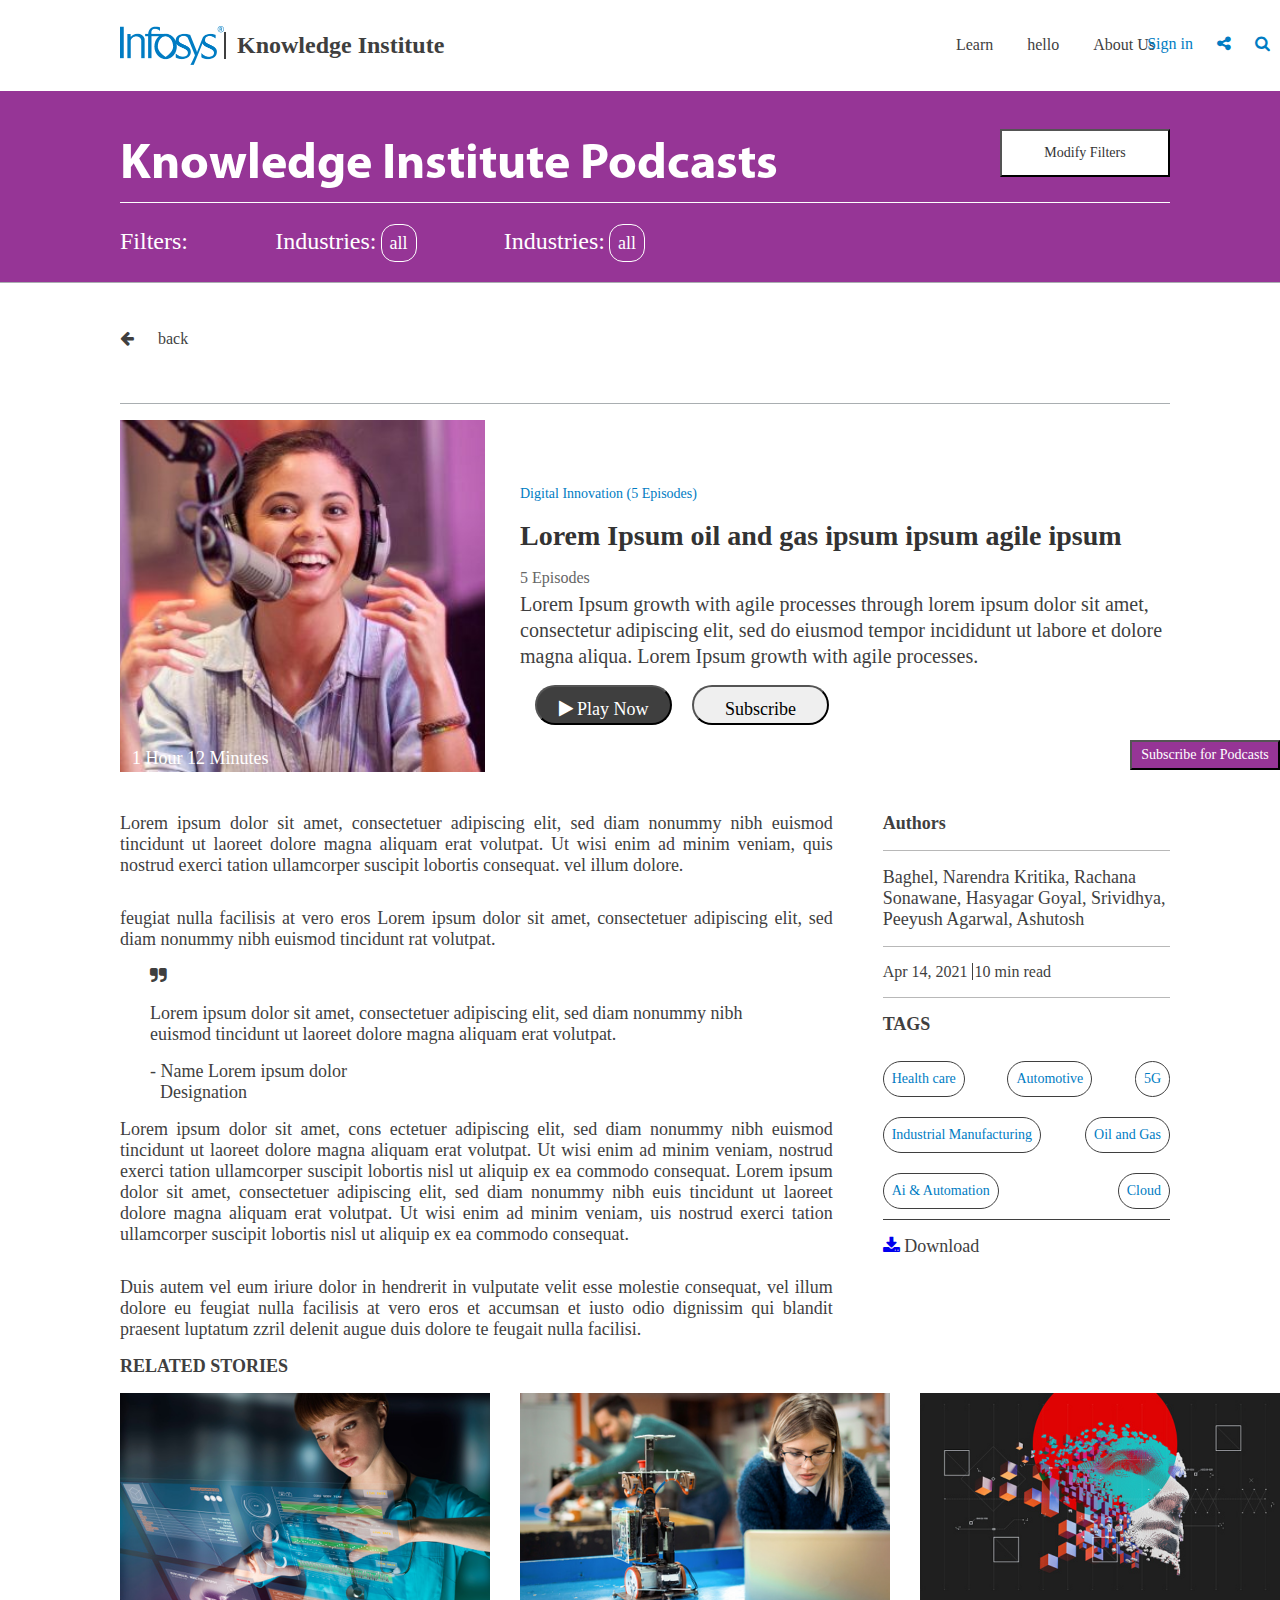
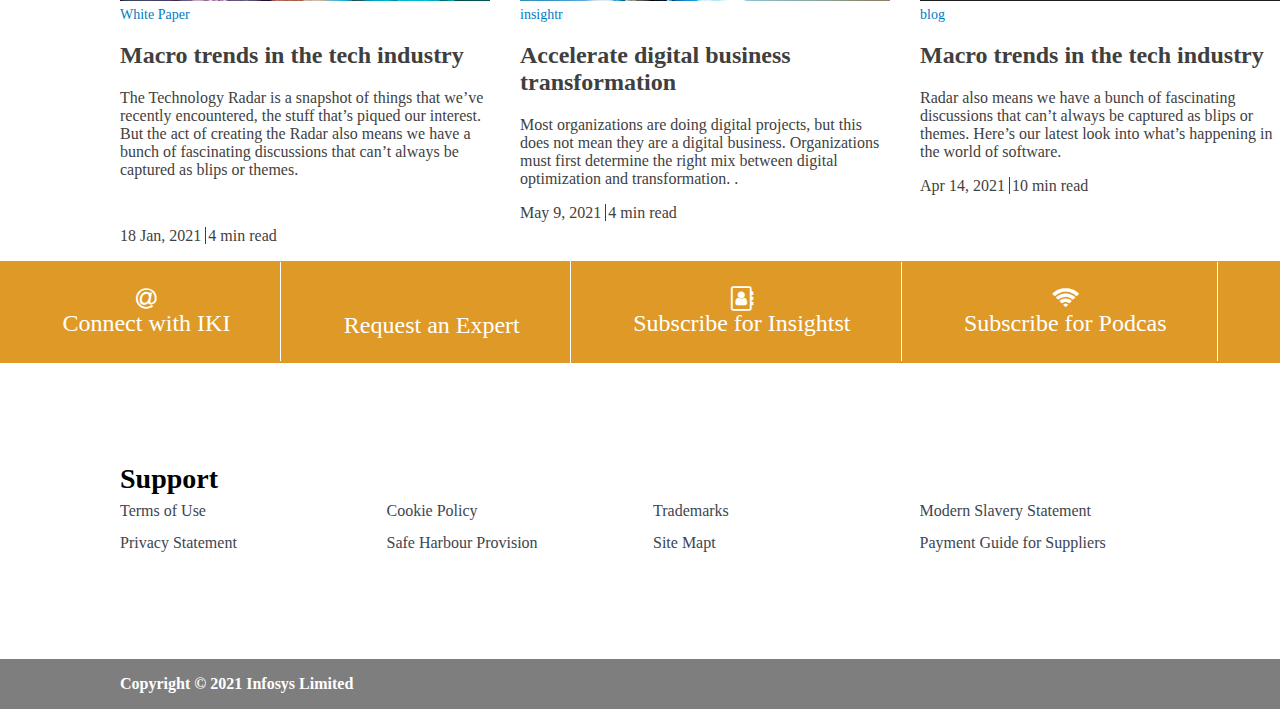
<file: index.html>
<!DOCTYPE html>
<html lang="en">
<head>
    <meta charset="UTF-8">
    <meta http-equiv="X-UA-Compatible" content="IE=edge">
    <meta name="viewport" content="width=device-width, initial-scale=1.0">
    <link rel="stylesheet" href="./style/style.css">
    <link rel="stylesheet" href="https://cdnjs.cloudflare.com/ajax/libs/font-awesome/4.7.0/css/font-awesome.min.css">   
    <title>infosys</title>
    
</head>
<body>
    <header>
        <div class="container">
            <div class="logo" >
                <img src="./imgae/logo.png" alt="" class="logo_img">
               <h3 class="logo_title">Knowledge Institute </h3>
            </div>
            <nav>
              <ul>
                  
                  <li><a href="#">Learn</a>
                    <ul>
                         <li><a href="#">link_1</a></li>
                         <li><a href="#">link_1</a</li>
                         <li><a href="#">link_1</a</li>
                    </ul>    
                   </li>
                   <li><a href="#"> hello</a></li>
                  <li><a href="#">About Us</a></li>
              </ul>
            </nav>

        </div> 
        <ul class="headre_link" >
            <li class="li">
                <a href="">Sign in</a>
            </li>
            <li class="li"><a href="#"><i class="fa fa-share-alt"></i></a> </li>
            <li class="li"><a href="#"><i class="fa fa-search"></i></a> </li>
          

        </ul>

    </header>
    <main>
        <section class="filter purple">
            <div class="container">
                <div class="filter_top">
                    <h1>Knowledge Institute Podcasts</h1>
                    <button type="button">Modify Filters</button>
        
                </div>
                <div class="filter_bottom">
                    <label>Filters:</label>
                    <div class="filter_type">
                        <label>Industries:</label>
                        <span class="badge">all</span>
        
                    </div>
                    <div class="filter_type">
                        <label>Industries:</label>
                        <span class="badge">all</span>
        
                    </div>
                </div>
            </div>
            
        
        </section>
        <section class="details">
            <div class="container">
                <div class="back">
                    <a href="#">
                        <i class="fa fa-arrow-left"></i>
                        <span>back</span>
                    </a>
                </div>
                <div class="details">
                    <div class="details_images">
                    <img src="./imgae/girl_head_phon.png" alt="" class="Girl_img">
                    <span class="time">1 Hour 12 Minutes</span>
                    </div>
                    <div class="details_containt">
                        <span class="category"><a href="#">Digital Innovation (5 Episodes)</a></span>
                        <h2 class="details_title">Lorem Ipsum oil and gas ipsum ipsum agile ipsum</h2>
                        <span class="eposodes">5 Episodes</span>
                        <p>Lorem Ipsum growth with agile processes through lorem ipsum dolor sit amet, consectetur adipiscing elit, sed do eiusmod tempor incididunt ut labore et dolore magna aliqua. Lorem Ipsum growth with agile processes.</p>
                        <button class="button fill_button gray">
                            
                            <i class="fa fa-play"></i>
                           <span>Play Now</span> 
                        </button> 
                        <button class="button outline_button gray">
                           
                           <span>Subscribe</span> 
                        </button>   
                        
                    </div>
                </div>
            </div>
          <div class="leftbutton">
                <button class="right_button">Subscribe for Podcasts</button>
            </div>
        </section>
      <section class="details_2">
          <div class="container">
            <div class="details_left">
                <article>
                    <p>Lorem ipsum dolor sit amet, consectetuer adipiscing elit, sed diam nonummy nibh euismod tincidunt ut laoreet dolore magna aliquam erat volutpat. Ut wisi enim ad minim veniam,
                         quis nostrud exerci tation ullamcorper suscipit lobortis consequat.
                         vel illum dolore.    
                     </p>
                      <p> feugiat nulla facilisis at vero eros Lorem ipsum dolor sit amet, 
                         consectetuer adipiscing elit, sed diam nonummy nibh euismod tincidunt
                          rat volutpat. 
                      </p>
                      <span><i class="fa fa-quote-right"></i></span>
                      <blockquote cite="http://www.worldwildlife.org/who/index.html">
                        Lorem ipsum dolor sit amet, consectetuer adipiscing elit, sed diam nonummy nibh<br> euismod tincidunt ut laoreet dolore magna aliquam erat volutpat.
                        </pr>
                       
                    </blockquote>
                      <span> - Name Lorem ipsum dolor<br>
                       <span class="sapn_2">   Designation</span>
                    <p>Lorem ipsum dolor sit amet, cons ectetuer adipiscing elit,
                        sed diam nonummy nibh euismod tincidunt ut laoreet dolore magna aliquam erat volutpat. 
                        Ut wisi enim ad minim veniam,
                         nostrud exerci tation ullamcorper suscipit lobortis nisl ut aliquip ex ea commodo 
                         consequat. Lorem ipsum dolor sit amet, consectetuer adipiscing elit, sed diam nonummy nibh
                         euis tincidunt ut laoreet dolore magna aliquam erat volutpat. Ut wisi enim ad minim veniam, 
                         uis nostrud exerci
                        tation ullamcorper suscipit lobortis nisl ut aliquip ex ea commodo consequat.
                    </p>
                    <p>
                        Duis autem vel eum iriure dolor in hendrerit in vulputate velit esse molestie consequat,
                         vel illum dolore eu feugiat nulla facilisis at vero eros et accumsan et iusto
                          odio dignissim
                         qui blandit praesent luptatum zzril delenit augue duis dolore te feugait nulla facilisi.
                    </p>
                    </article>
            </div>
            <div class="details_right">
                <h4  >Authors </h4>
                <div class="para">
                    <p>Baghel, Narendra Kritika, Rachana Sonawane, Hasyagar Goyal,  Srividhya, Peeyush Agarwal, Ashutosh</p>
                </div>
                
                <div class="stories_date">
                    <span class="date">Apr 14, 2021   </span>
                    <span class="time_2">    10 min read </span>
                  </div>
               <div class="group_btn">
                   <h4>TAGS</h4>
                   <ul>
                       <li><a href="#"><button >Health care</button></a></li>
                       <li><a href="#"><button>Automotive</button></a></li>
                       <li><a href="#"><button>5G</button></a></li>
                   </ul>
                   <ul>
                       <li><a href="#"><button>Industrial Manufacturing</button></a></li>
                       <li><a href="#"><button>Oil and Gas</button></a></li>
                      
                   </ul>
                   
                       <ul>
                           <li><a href="#"><button>Ai & Automation</button></a></li>
                           <li><a href="#"><button>Cloud</button></a></li>
                           
                       </ul>
               </div>
               
                <div>
                   <div class="download_icons">
                     <a  href="#"><i class="fa fa-download"></i></a> Download
                   </div>
                 </div>

            </div>
          </div>
        </section>
        <section>
            <div class="container">
                <h2 class="section_heading">Related Stories</h2>
                <div class="stories">
                    <article class="stories_information">
                      
                         <a href="#">  <img src="./imgae/img_1.png" alt="Trulli" class="img" > </a> 
                           <a class="catrgory_1"  href="#">White Paper</a>
                          
                          <h3 class="storie_title">
                              <a href="#">Macro trends in the tech industry</a></h3>
                         <p>
                            The Technology Radar is a snapshot of things that we’ve recently encountered,
                             the stuff that’s piqued our interest.
                              But the act of creating the Radar also means we have a bunch
                             of fascinating discussions that can’t always be captured as blips or themes.
                         </p>
                         <div class="stories_date">
                             <span class="date">18 Jan, 2021 </span>
                             <span class="time_3">4 min read</span>
                         </div>
                       
                    </article>
                    <article class="stories_information">
                      
                        <a href="#">  <img src="./imgae/img_2.png" alt="Trulli" class="img" > </a> 
                          <a class="catrgory_1"  href="#">insightr</a>
                         
                         <h3 class="storie_title">
                             <a href="#">Accelerate digital business transformation</a>
                            
                        </h3>
                        <p>
                            Most organizations are doing digital projects, but this does not mean they are
                             a digital business. Organizations must
                             first determine the right mix between digital optimization and transformation. .
                        </p>
                        <span class="stories_date">
                            <span class="date">May 9, 2021 </span>
                            <span class="time_3">  4 min read</span>
                        </span>
                      
                   </article>
                   <article class="stories_information">
                      
                    <a href="#">  <img src="./imgae/img_3.png" alt="Trulli" class="img" > </a>
                    
                      <a class="catrgory_1"  href="#">blog</a>
                     
                     <h3 class="storie_title">
                         <a href="#">Macro trends in the tech industry </a>
                        
                    </h3>
                    <p>
                        Radar also means we have a bunch of fascinating discussions that can’t
                         always be captured as blips or themes.
                         Here’s our latest look into what’s happening in the world of software.
                    </p>
                    <span class="stories_date">
                        <span class="date">Apr 14, 2021   </span>
                        <span class="time_3">    10 min read </span>
                    </span>
                  
               </article>
                </div>
            </div>
        </section>
            <section class="footer_link">
    <ul class="container-fluid">
        <li>
            <a href="#">
                <i class="fa fa-at"></i>
             <span>   Connect with IKI</span>
            </a>
        </li>
        <li>
            <a href="#">
                <i class='far fa-user-circle'></i>
                <span> Request an Expert</span>
            </a>
        </li>
        <li>
            <a href="#">
                <i class="	fa fa-address-book-o"></i>
                <span>Subscribe for Insightst </span>
            </a>
        </li>
        <li>
            <a href="#">
                <i class="fa fa-wifi"></i>
                <span>Subscribe for Podcas </span>
            </a>
        </li>

    </ul>

</section>
<footer>
    <div class="container">
        <h3>Support</h3>
             
               <ul class="footer_links">
                   <li><a href="#">Terms of Use</a></li>
                   <li> <a href="#">Privacy Statement</a></li>
                   <li> <a href="#">Cookie Policy</a></li>
                   <li> <a href="#">Safe Harbour Provision</a></li>
                   <li><a href="#">Trademarks</a></li>
                   <li><a href="#">Site Mapt</a></li>
                   <li> <a href="#">Modern Slavery Statement</a></li>
                   <li>  <a href="#">   Payment Guide for Suppliers</a></li>
               </ul>
    </div>
  

</footer>
<div class="copyright">
    <div class="container">
        <div class="row">
            <h4>Copyright © 2021 Infosys Limited</h4>
        </div>
    </div>

















    </main>
    
</body>
</html>
</file>
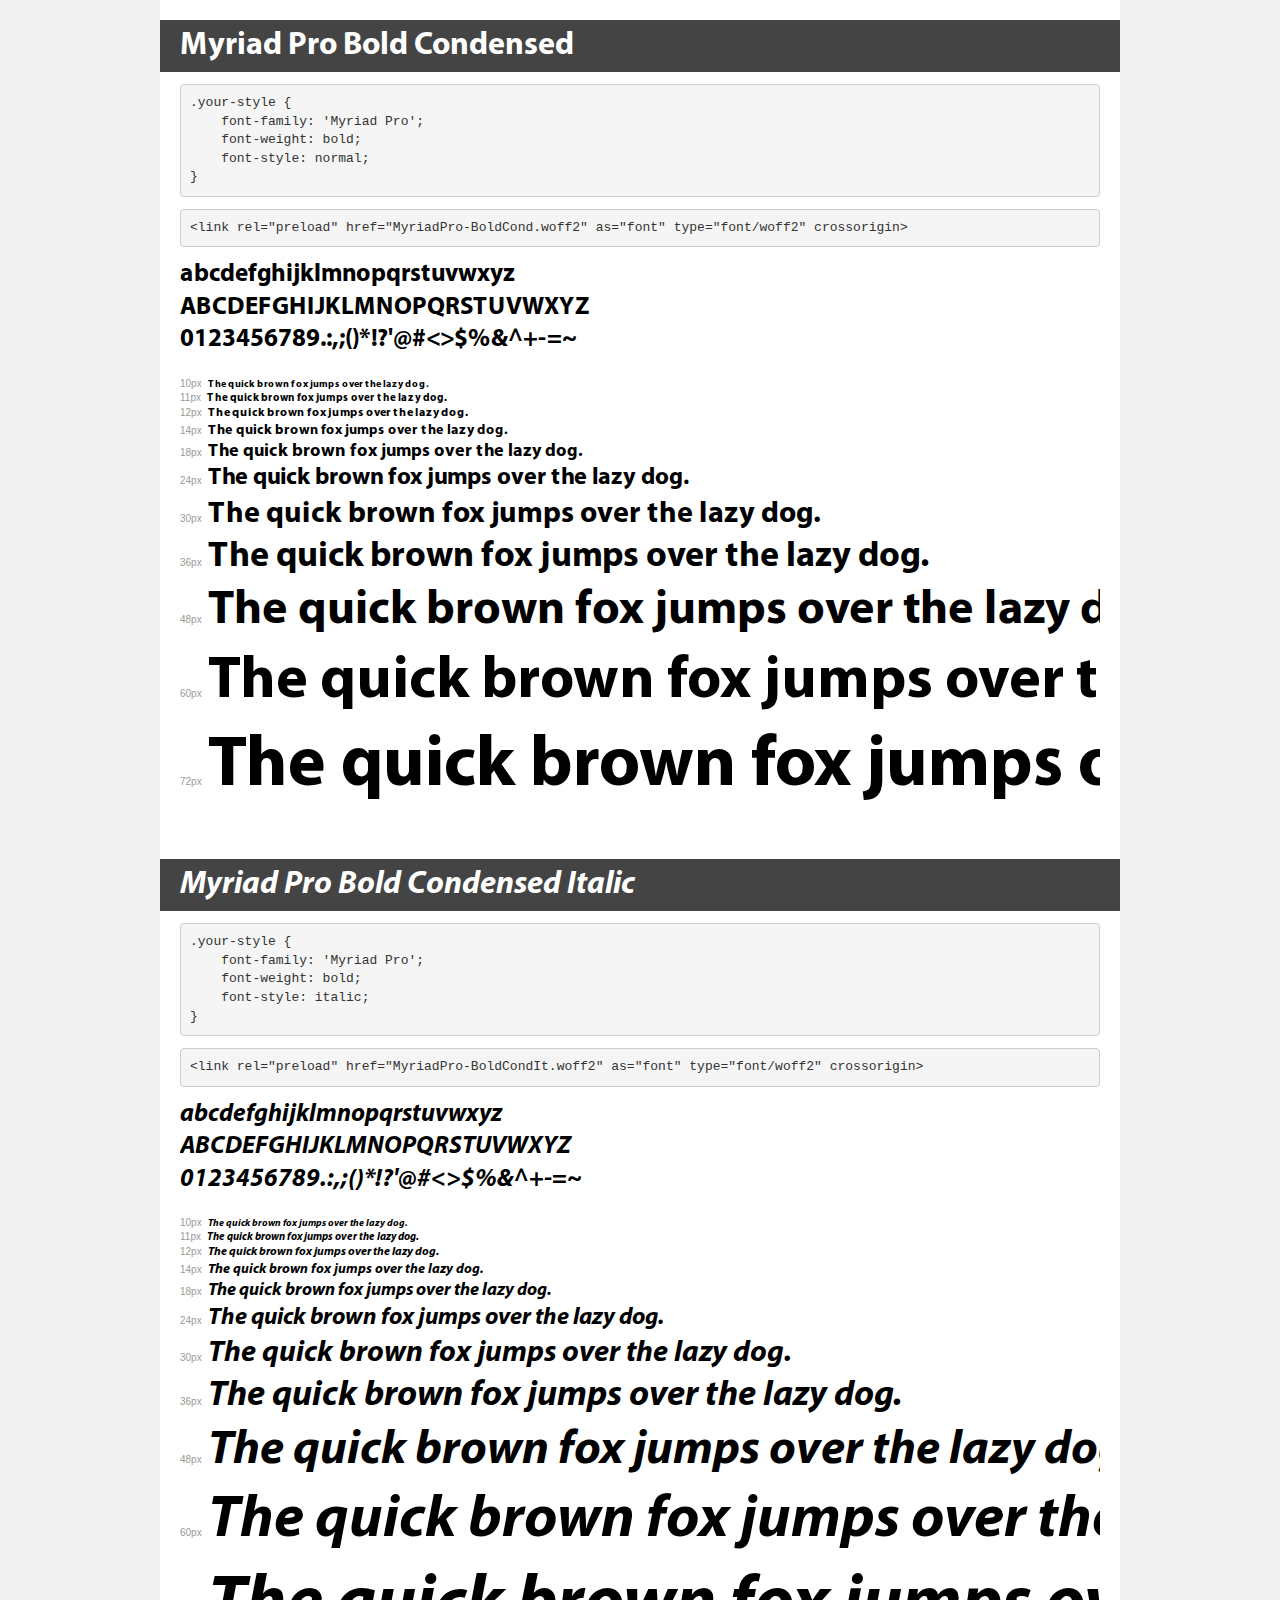
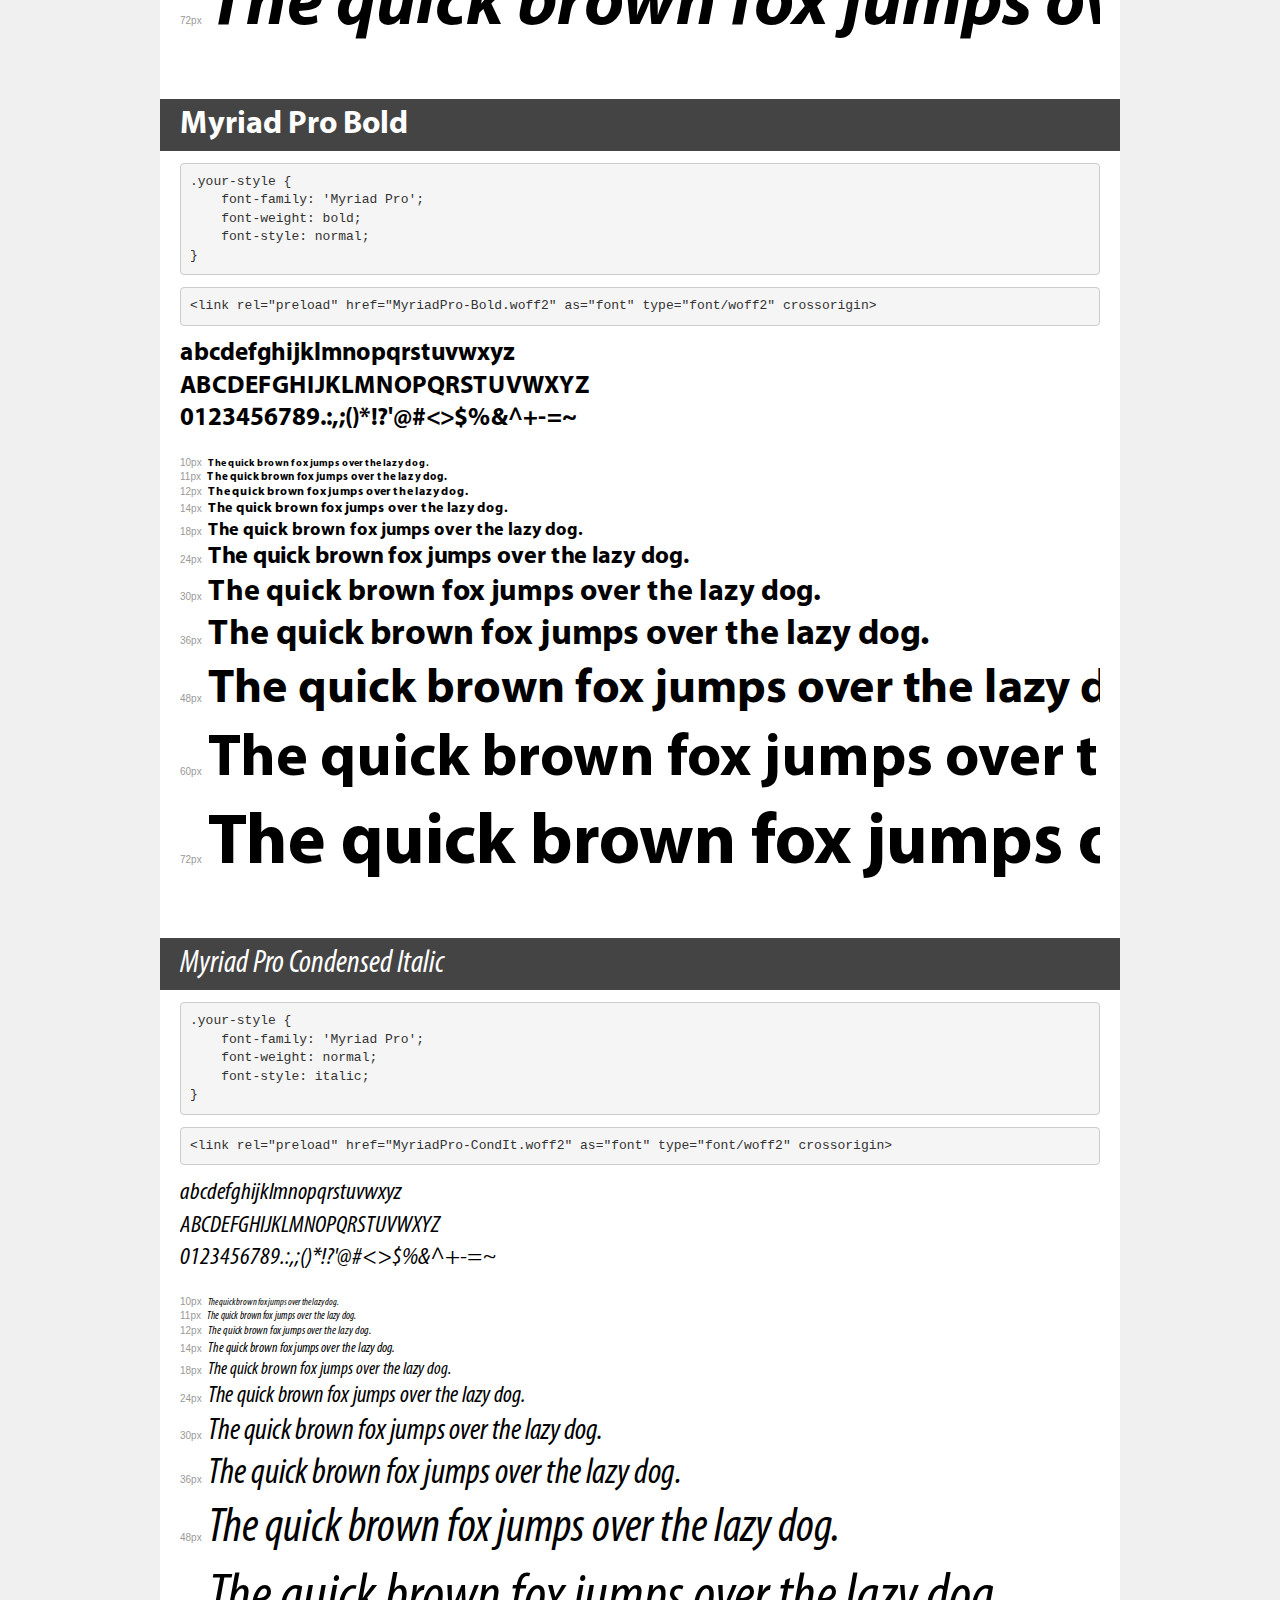
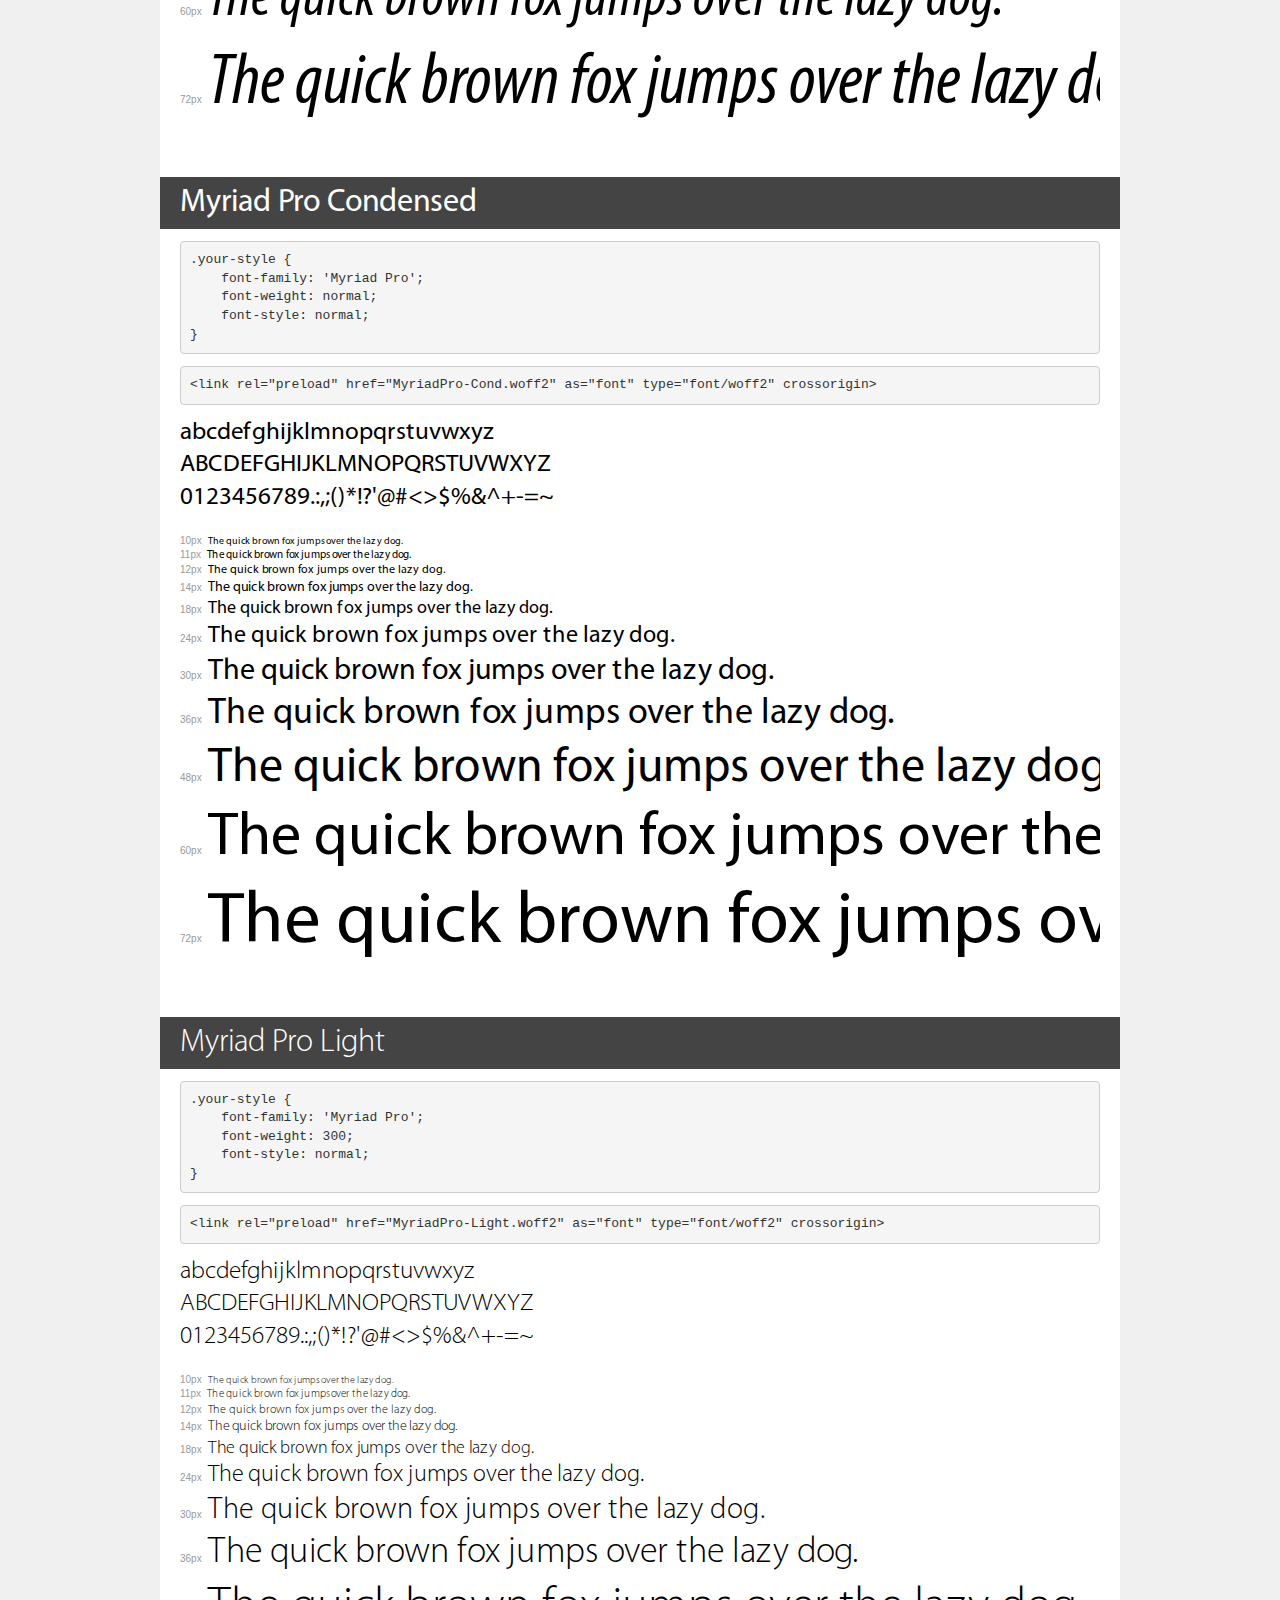
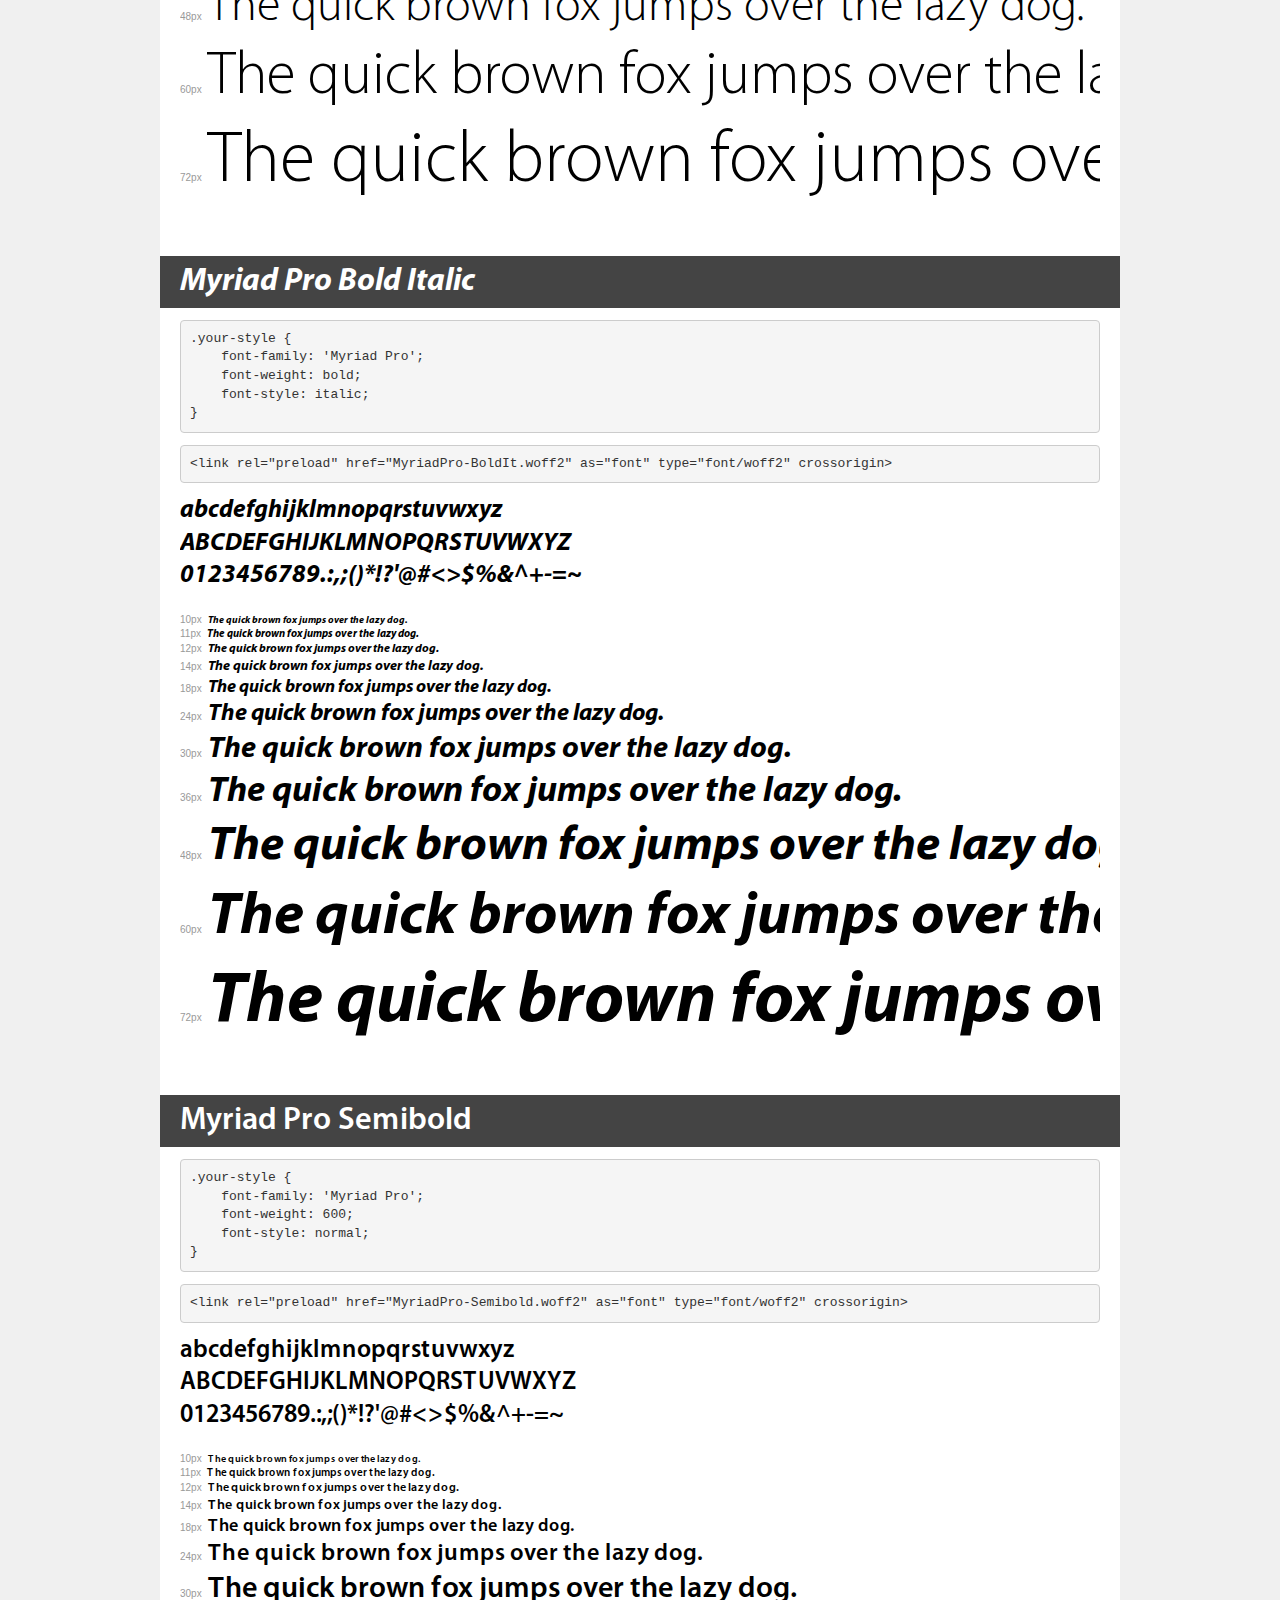
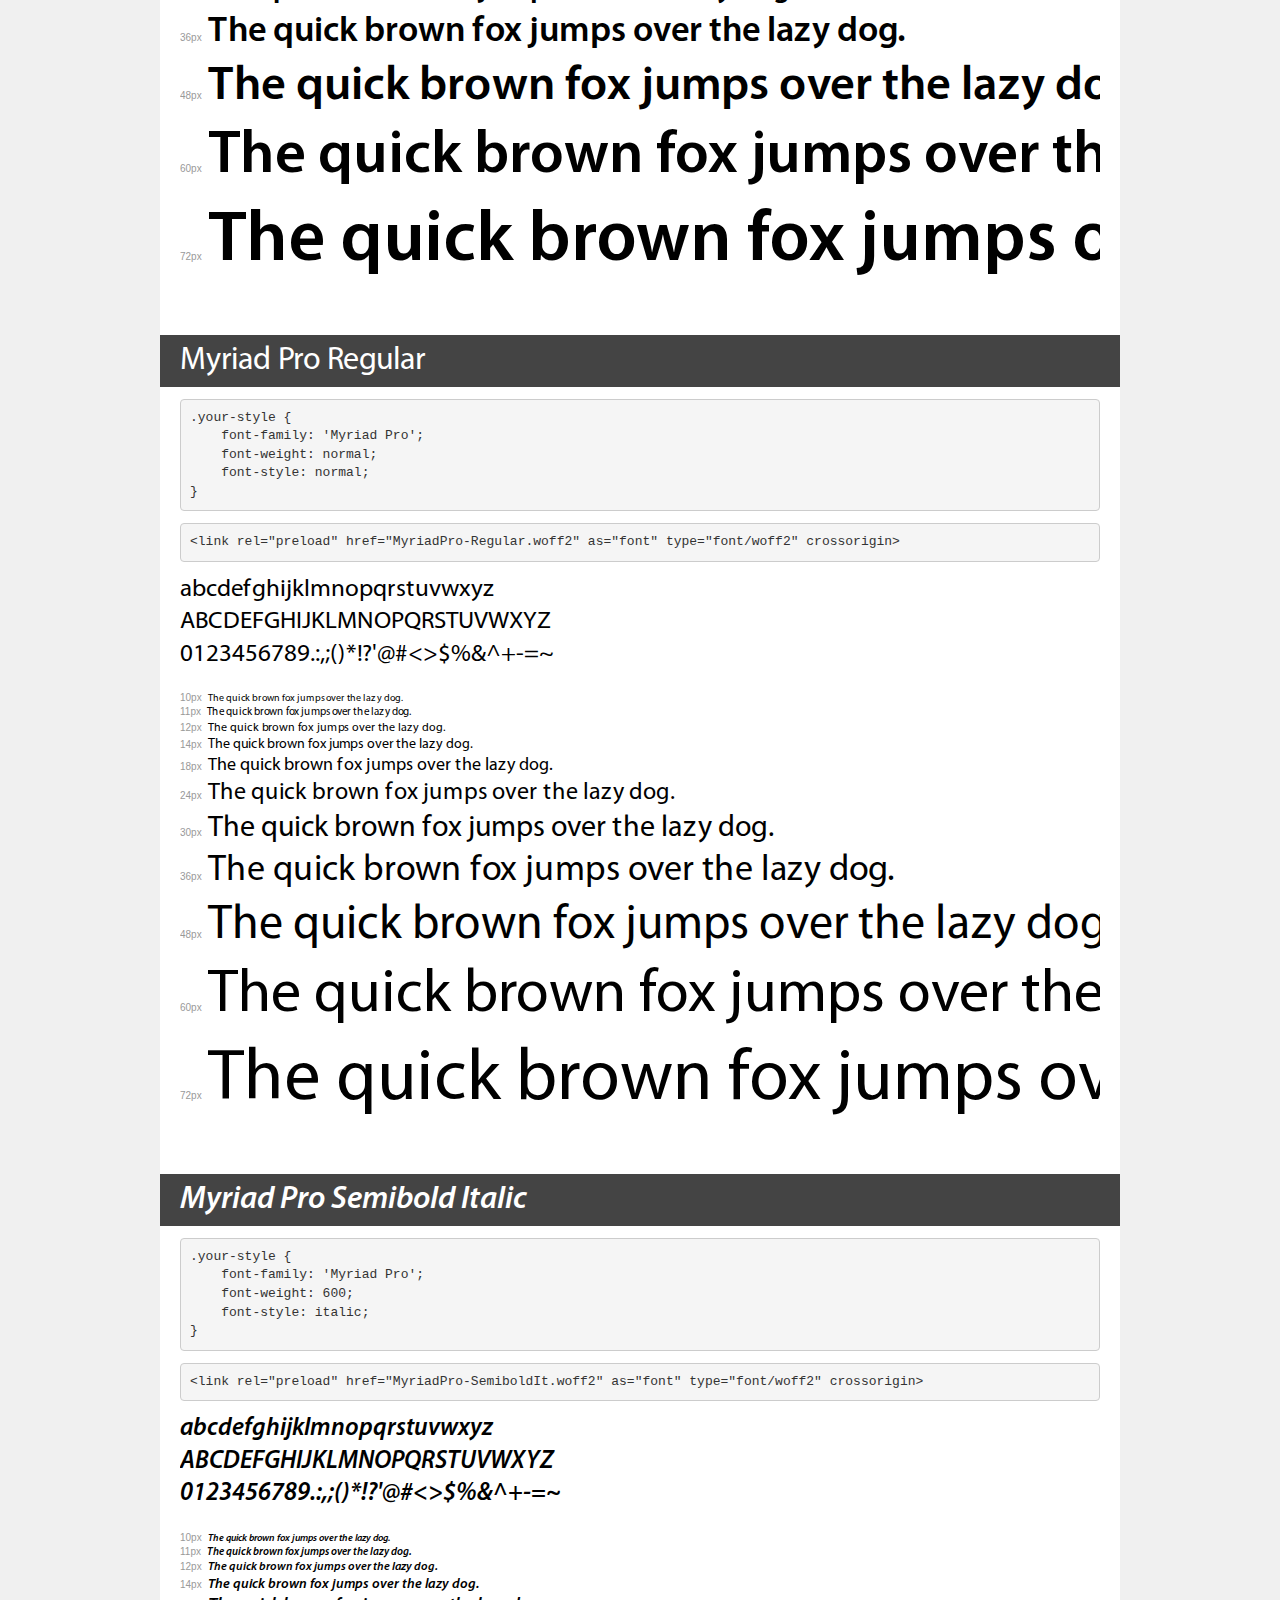
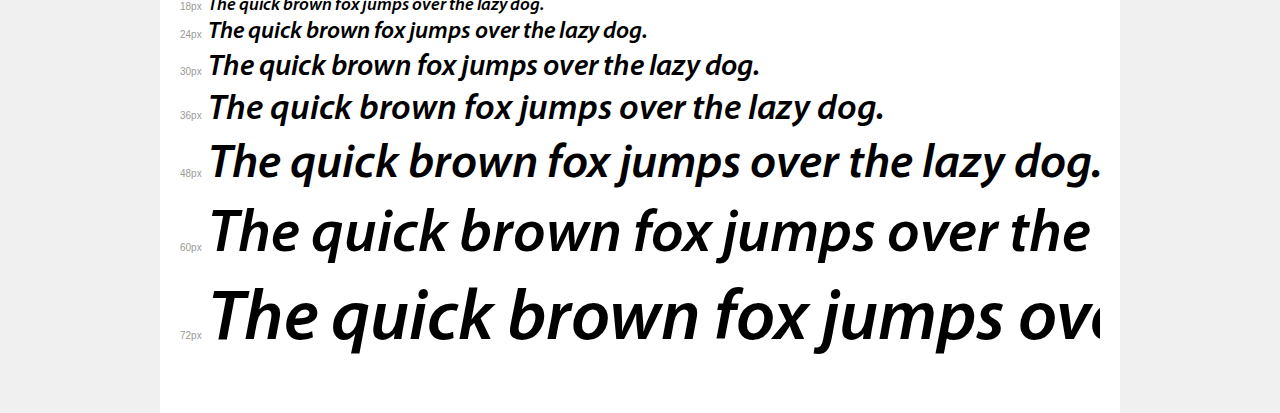
<file: font/demo.html>
<!DOCTYPE html>
<html lang="en">
<head>
    <meta charset="utf-8">
    <meta http-equiv="X-UA-Compatible" content="IE=edge">
    <meta name="viewport" content="width=device-width, initial-scale=1">
    <meta name="robots" content="noindex, noarchive">
    <meta name="format-detection" content="telephone=no">
    <title>Transfonter demo</title>
    <link href="stylesheet.css" rel="stylesheet">
    <style>
        /*
        http://meyerweb.com/eric/tools/css/reset/
        v2.0 | 20110126
        License: none (public domain)
        */
        html, body, div, span, applet, object, iframe,
        h1, h2, h3, h4, h5, h6, p, blockquote, pre,
        a, abbr, acronym, address, big, cite, code,
        del, dfn, em, img, ins, kbd, q, s, samp,
        small, strike, strong, sub, sup, tt, var,
        b, u, i, center,
        dl, dt, dd, ol, ul, li,
        fieldset, form, label, legend,
        table, caption, tbody, tfoot, thead, tr, th, td,
        article, aside, canvas, details, embed,
        figure, figcaption, footer, header, hgroup,
        menu, nav, output, ruby, section, summary,
        time, mark, audio, video {
            margin: 0;
            padding: 0;
            border: 0;
            font-size: 100%;
            font: inherit;
            vertical-align: baseline;
        }
        /* HTML5 display-role reset for older browsers */
        article, aside, details, figcaption, figure,
        footer, header, hgroup, menu, nav, section {
            display: block;
        }
        body {
            line-height: 1;
        }
        ol, ul {
            list-style: none;
        }
        blockquote, q {
            quotes: none;
        }
        blockquote:before, blockquote:after,
        q:before, q:after {
            content: '';
            content: none;
        }
        table {
            border-collapse: collapse;
            border-spacing: 0;
        }
        /* demo styles */
        body {
            background: #f0f0f0;
            color: #000;
        }
        .page {
            background: #fff;
            width: 920px;
            margin: 0 auto;
            padding: 20px 20px 0 20px;
            overflow: hidden;
        }
        .font-container {
            overflow-x: auto;
            overflow-y: hidden;
            margin-bottom: 40px;
            line-height: 1.3;
            white-space: nowrap;
            padding-bottom: 5px;
        }
        h1 {
            position: relative;
            background: #444;
            font-size: 32px;
            color: #fff;
            padding: 10px 20px;
            margin: 0 -20px 12px -20px;
        }
        .letters {
            font-size: 25px;
            margin-bottom: 20px;
        }
        .s10:before {
            content: '10px';
        }
        .s11:before {
            content: '11px';
        }
        .s12:before {
            content: '12px';
        }
        .s14:before {
            content: '14px';
        }
        .s18:before {
            content: '18px';
        }
        .s24:before {
            content: '24px';
        }
        .s30:before {
            content: '30px';
        }
        .s36:before {
            content: '36px';
        }
        .s48:before {
            content: '48px';
        }
        .s60:before {
            content: '60px';
        }
        .s72:before {
            content: '72px';
        }
        .s10:before, .s11:before, .s12:before, .s14:before,
        .s18:before, .s24:before, .s30:before, .s36:before,
        .s48:before, .s60:before, .s72:before {
            font-family: Arial, sans-serif;
            font-size: 10px;
            font-weight: normal;
            font-style: normal;
            color: #999;
            padding-right: 6px;
        }
        pre {
            display: block;
            padding: 9px;
            margin: 0 0 12px;
            font-family: Monaco, Menlo, Consolas, "Courier New", monospace;
            font-size: 13px;
            line-height: 1.428571429;
            color: #333;
            font-weight: normal;
            font-style: normal;
            background-color: #f5f5f5;
            border: 1px solid #ccc;
            overflow-x: auto;
            border-radius: 4px;
        }
        /* responsive */
        @media (max-width: 959px) {
            .page {
                width: auto;
                margin: 0;
            }
        }
    </style>
</head>
<body>
<div class="page">
    <div class="demo">
        <h1 style="font-family: 'Myriad Pro'; font-weight: bold; font-style: normal;">Myriad Pro Bold Condensed</h1>
        <pre title="Usage">.your-style {
    font-family: 'Myriad Pro';
    font-weight: bold;
    font-style: normal;
}</pre>
        <pre title="Preload (optional)">
&lt;link rel=&quot;preload&quot; href=&quot;MyriadPro-BoldCond.woff2&quot; as=&quot;font&quot; type=&quot;font/woff2&quot; crossorigin&gt;</pre>
        <div class="font-container" style="font-family: 'Myriad Pro'; font-weight: bold; font-style: normal;">
            <p class="letters">
                abcdefghijklmnopqrstuvwxyz<br>
ABCDEFGHIJKLMNOPQRSTUVWXYZ<br>
                0123456789.:,;()*!?'@#&lt;&gt;$%&^+-=~
            </p>
            <p class="s10" style="font-size: 10px;">The quick brown fox jumps over the lazy dog.</p>
            <p class="s11" style="font-size: 11px;">The quick brown fox jumps over the lazy dog.</p>
            <p class="s12" style="font-size: 12px;">The quick brown fox jumps over the lazy dog.</p>
            <p class="s14" style="font-size: 14px;">The quick brown fox jumps over the lazy dog.</p>
            <p class="s18" style="font-size: 18px;">The quick brown fox jumps over the lazy dog.</p>
            <p class="s24" style="font-size: 24px;">The quick brown fox jumps over the lazy dog.</p>
            <p class="s30" style="font-size: 30px;">The quick brown fox jumps over the lazy dog.</p>
            <p class="s36" style="font-size: 36px;">The quick brown fox jumps over the lazy dog.</p>
            <p class="s48" style="font-size: 48px;">The quick brown fox jumps over the lazy dog.</p>
            <p class="s60" style="font-size: 60px;">The quick brown fox jumps over the lazy dog.</p>
            <p class="s72" style="font-size: 72px;">The quick brown fox jumps over the lazy dog.</p>
        </div>
    </div>

    <div class="demo">
        <h1 style="font-family: 'Myriad Pro'; font-weight: bold; font-style: italic;">Myriad Pro Bold Condensed Italic</h1>
        <pre title="Usage">.your-style {
    font-family: 'Myriad Pro';
    font-weight: bold;
    font-style: italic;
}</pre>
        <pre title="Preload (optional)">
&lt;link rel=&quot;preload&quot; href=&quot;MyriadPro-BoldCondIt.woff2&quot; as=&quot;font&quot; type=&quot;font/woff2&quot; crossorigin&gt;</pre>
        <div class="font-container" style="font-family: 'Myriad Pro'; font-weight: bold; font-style: italic;">
            <p class="letters">
                abcdefghijklmnopqrstuvwxyz<br>
ABCDEFGHIJKLMNOPQRSTUVWXYZ<br>
                0123456789.:,;()*!?'@#&lt;&gt;$%&^+-=~
            </p>
            <p class="s10" style="font-size: 10px;">The quick brown fox jumps over the lazy dog.</p>
            <p class="s11" style="font-size: 11px;">The quick brown fox jumps over the lazy dog.</p>
            <p class="s12" style="font-size: 12px;">The quick brown fox jumps over the lazy dog.</p>
            <p class="s14" style="font-size: 14px;">The quick brown fox jumps over the lazy dog.</p>
            <p class="s18" style="font-size: 18px;">The quick brown fox jumps over the lazy dog.</p>
            <p class="s24" style="font-size: 24px;">The quick brown fox jumps over the lazy dog.</p>
            <p class="s30" style="font-size: 30px;">The quick brown fox jumps over the lazy dog.</p>
            <p class="s36" style="font-size: 36px;">The quick brown fox jumps over the lazy dog.</p>
            <p class="s48" style="font-size: 48px;">The quick brown fox jumps over the lazy dog.</p>
            <p class="s60" style="font-size: 60px;">The quick brown fox jumps over the lazy dog.</p>
            <p class="s72" style="font-size: 72px;">The quick brown fox jumps over the lazy dog.</p>
        </div>
    </div>

    <div class="demo">
        <h1 style="font-family: 'Myriad Pro'; font-weight: bold; font-style: normal;">Myriad Pro Bold</h1>
        <pre title="Usage">.your-style {
    font-family: 'Myriad Pro';
    font-weight: bold;
    font-style: normal;
}</pre>
        <pre title="Preload (optional)">
&lt;link rel=&quot;preload&quot; href=&quot;MyriadPro-Bold.woff2&quot; as=&quot;font&quot; type=&quot;font/woff2&quot; crossorigin&gt;</pre>
        <div class="font-container" style="font-family: 'Myriad Pro'; font-weight: bold; font-style: normal;">
            <p class="letters">
                abcdefghijklmnopqrstuvwxyz<br>
ABCDEFGHIJKLMNOPQRSTUVWXYZ<br>
                0123456789.:,;()*!?'@#&lt;&gt;$%&^+-=~
            </p>
            <p class="s10" style="font-size: 10px;">The quick brown fox jumps over the lazy dog.</p>
            <p class="s11" style="font-size: 11px;">The quick brown fox jumps over the lazy dog.</p>
            <p class="s12" style="font-size: 12px;">The quick brown fox jumps over the lazy dog.</p>
            <p class="s14" style="font-size: 14px;">The quick brown fox jumps over the lazy dog.</p>
            <p class="s18" style="font-size: 18px;">The quick brown fox jumps over the lazy dog.</p>
            <p class="s24" style="font-size: 24px;">The quick brown fox jumps over the lazy dog.</p>
            <p class="s30" style="font-size: 30px;">The quick brown fox jumps over the lazy dog.</p>
            <p class="s36" style="font-size: 36px;">The quick brown fox jumps over the lazy dog.</p>
            <p class="s48" style="font-size: 48px;">The quick brown fox jumps over the lazy dog.</p>
            <p class="s60" style="font-size: 60px;">The quick brown fox jumps over the lazy dog.</p>
            <p class="s72" style="font-size: 72px;">The quick brown fox jumps over the lazy dog.</p>
        </div>
    </div>

    <div class="demo">
        <h1 style="font-family: 'Myriad Pro'; font-weight: normal; font-style: italic;">Myriad Pro Condensed Italic</h1>
        <pre title="Usage">.your-style {
    font-family: 'Myriad Pro';
    font-weight: normal;
    font-style: italic;
}</pre>
        <pre title="Preload (optional)">
&lt;link rel=&quot;preload&quot; href=&quot;MyriadPro-CondIt.woff2&quot; as=&quot;font&quot; type=&quot;font/woff2&quot; crossorigin&gt;</pre>
        <div class="font-container" style="font-family: 'Myriad Pro'; font-weight: normal; font-style: italic;">
            <p class="letters">
                abcdefghijklmnopqrstuvwxyz<br>
ABCDEFGHIJKLMNOPQRSTUVWXYZ<br>
                0123456789.:,;()*!?'@#&lt;&gt;$%&^+-=~
            </p>
            <p class="s10" style="font-size: 10px;">The quick brown fox jumps over the lazy dog.</p>
            <p class="s11" style="font-size: 11px;">The quick brown fox jumps over the lazy dog.</p>
            <p class="s12" style="font-size: 12px;">The quick brown fox jumps over the lazy dog.</p>
            <p class="s14" style="font-size: 14px;">The quick brown fox jumps over the lazy dog.</p>
            <p class="s18" style="font-size: 18px;">The quick brown fox jumps over the lazy dog.</p>
            <p class="s24" style="font-size: 24px;">The quick brown fox jumps over the lazy dog.</p>
            <p class="s30" style="font-size: 30px;">The quick brown fox jumps over the lazy dog.</p>
            <p class="s36" style="font-size: 36px;">The quick brown fox jumps over the lazy dog.</p>
            <p class="s48" style="font-size: 48px;">The quick brown fox jumps over the lazy dog.</p>
            <p class="s60" style="font-size: 60px;">The quick brown fox jumps over the lazy dog.</p>
            <p class="s72" style="font-size: 72px;">The quick brown fox jumps over the lazy dog.</p>
        </div>
    </div>

    <div class="demo">
        <h1 style="font-family: 'Myriad Pro'; font-weight: normal; font-style: normal;">Myriad Pro Condensed</h1>
        <pre title="Usage">.your-style {
    font-family: 'Myriad Pro';
    font-weight: normal;
    font-style: normal;
}</pre>
        <pre title="Preload (optional)">
&lt;link rel=&quot;preload&quot; href=&quot;MyriadPro-Cond.woff2&quot; as=&quot;font&quot; type=&quot;font/woff2&quot; crossorigin&gt;</pre>
        <div class="font-container" style="font-family: 'Myriad Pro'; font-weight: normal; font-style: normal;">
            <p class="letters">
                abcdefghijklmnopqrstuvwxyz<br>
ABCDEFGHIJKLMNOPQRSTUVWXYZ<br>
                0123456789.:,;()*!?'@#&lt;&gt;$%&^+-=~
            </p>
            <p class="s10" style="font-size: 10px;">The quick brown fox jumps over the lazy dog.</p>
            <p class="s11" style="font-size: 11px;">The quick brown fox jumps over the lazy dog.</p>
            <p class="s12" style="font-size: 12px;">The quick brown fox jumps over the lazy dog.</p>
            <p class="s14" style="font-size: 14px;">The quick brown fox jumps over the lazy dog.</p>
            <p class="s18" style="font-size: 18px;">The quick brown fox jumps over the lazy dog.</p>
            <p class="s24" style="font-size: 24px;">The quick brown fox jumps over the lazy dog.</p>
            <p class="s30" style="font-size: 30px;">The quick brown fox jumps over the lazy dog.</p>
            <p class="s36" style="font-size: 36px;">The quick brown fox jumps over the lazy dog.</p>
            <p class="s48" style="font-size: 48px;">The quick brown fox jumps over the lazy dog.</p>
            <p class="s60" style="font-size: 60px;">The quick brown fox jumps over the lazy dog.</p>
            <p class="s72" style="font-size: 72px;">The quick brown fox jumps over the lazy dog.</p>
        </div>
    </div>

    <div class="demo">
        <h1 style="font-family: 'Myriad Pro'; font-weight: 300; font-style: normal;">Myriad Pro Light</h1>
        <pre title="Usage">.your-style {
    font-family: 'Myriad Pro';
    font-weight: 300;
    font-style: normal;
}</pre>
        <pre title="Preload (optional)">
&lt;link rel=&quot;preload&quot; href=&quot;MyriadPro-Light.woff2&quot; as=&quot;font&quot; type=&quot;font/woff2&quot; crossorigin&gt;</pre>
        <div class="font-container" style="font-family: 'Myriad Pro'; font-weight: 300; font-style: normal;">
            <p class="letters">
                abcdefghijklmnopqrstuvwxyz<br>
ABCDEFGHIJKLMNOPQRSTUVWXYZ<br>
                0123456789.:,;()*!?'@#&lt;&gt;$%&^+-=~
            </p>
            <p class="s10" style="font-size: 10px;">The quick brown fox jumps over the lazy dog.</p>
            <p class="s11" style="font-size: 11px;">The quick brown fox jumps over the lazy dog.</p>
            <p class="s12" style="font-size: 12px;">The quick brown fox jumps over the lazy dog.</p>
            <p class="s14" style="font-size: 14px;">The quick brown fox jumps over the lazy dog.</p>
            <p class="s18" style="font-size: 18px;">The quick brown fox jumps over the lazy dog.</p>
            <p class="s24" style="font-size: 24px;">The quick brown fox jumps over the lazy dog.</p>
            <p class="s30" style="font-size: 30px;">The quick brown fox jumps over the lazy dog.</p>
            <p class="s36" style="font-size: 36px;">The quick brown fox jumps over the lazy dog.</p>
            <p class="s48" style="font-size: 48px;">The quick brown fox jumps over the lazy dog.</p>
            <p class="s60" style="font-size: 60px;">The quick brown fox jumps over the lazy dog.</p>
            <p class="s72" style="font-size: 72px;">The quick brown fox jumps over the lazy dog.</p>
        </div>
    </div>

    <div class="demo">
        <h1 style="font-family: 'Myriad Pro'; font-weight: bold; font-style: italic;">Myriad Pro Bold Italic</h1>
        <pre title="Usage">.your-style {
    font-family: 'Myriad Pro';
    font-weight: bold;
    font-style: italic;
}</pre>
        <pre title="Preload (optional)">
&lt;link rel=&quot;preload&quot; href=&quot;MyriadPro-BoldIt.woff2&quot; as=&quot;font&quot; type=&quot;font/woff2&quot; crossorigin&gt;</pre>
        <div class="font-container" style="font-family: 'Myriad Pro'; font-weight: bold; font-style: italic;">
            <p class="letters">
                abcdefghijklmnopqrstuvwxyz<br>
ABCDEFGHIJKLMNOPQRSTUVWXYZ<br>
                0123456789.:,;()*!?'@#&lt;&gt;$%&^+-=~
            </p>
            <p class="s10" style="font-size: 10px;">The quick brown fox jumps over the lazy dog.</p>
            <p class="s11" style="font-size: 11px;">The quick brown fox jumps over the lazy dog.</p>
            <p class="s12" style="font-size: 12px;">The quick brown fox jumps over the lazy dog.</p>
            <p class="s14" style="font-size: 14px;">The quick brown fox jumps over the lazy dog.</p>
            <p class="s18" style="font-size: 18px;">The quick brown fox jumps over the lazy dog.</p>
            <p class="s24" style="font-size: 24px;">The quick brown fox jumps over the lazy dog.</p>
            <p class="s30" style="font-size: 30px;">The quick brown fox jumps over the lazy dog.</p>
            <p class="s36" style="font-size: 36px;">The quick brown fox jumps over the lazy dog.</p>
            <p class="s48" style="font-size: 48px;">The quick brown fox jumps over the lazy dog.</p>
            <p class="s60" style="font-size: 60px;">The quick brown fox jumps over the lazy dog.</p>
            <p class="s72" style="font-size: 72px;">The quick brown fox jumps over the lazy dog.</p>
        </div>
    </div>

    <div class="demo">
        <h1 style="font-family: 'Myriad Pro'; font-weight: 600; font-style: normal;">Myriad Pro Semibold</h1>
        <pre title="Usage">.your-style {
    font-family: 'Myriad Pro';
    font-weight: 600;
    font-style: normal;
}</pre>
        <pre title="Preload (optional)">
&lt;link rel=&quot;preload&quot; href=&quot;MyriadPro-Semibold.woff2&quot; as=&quot;font&quot; type=&quot;font/woff2&quot; crossorigin&gt;</pre>
        <div class="font-container" style="font-family: 'Myriad Pro'; font-weight: 600; font-style: normal;">
            <p class="letters">
                abcdefghijklmnopqrstuvwxyz<br>
ABCDEFGHIJKLMNOPQRSTUVWXYZ<br>
                0123456789.:,;()*!?'@#&lt;&gt;$%&^+-=~
            </p>
            <p class="s10" style="font-size: 10px;">The quick brown fox jumps over the lazy dog.</p>
            <p class="s11" style="font-size: 11px;">The quick brown fox jumps over the lazy dog.</p>
            <p class="s12" style="font-size: 12px;">The quick brown fox jumps over the lazy dog.</p>
            <p class="s14" style="font-size: 14px;">The quick brown fox jumps over the lazy dog.</p>
            <p class="s18" style="font-size: 18px;">The quick brown fox jumps over the lazy dog.</p>
            <p class="s24" style="font-size: 24px;">The quick brown fox jumps over the lazy dog.</p>
            <p class="s30" style="font-size: 30px;">The quick brown fox jumps over the lazy dog.</p>
            <p class="s36" style="font-size: 36px;">The quick brown fox jumps over the lazy dog.</p>
            <p class="s48" style="font-size: 48px;">The quick brown fox jumps over the lazy dog.</p>
            <p class="s60" style="font-size: 60px;">The quick brown fox jumps over the lazy dog.</p>
            <p class="s72" style="font-size: 72px;">The quick brown fox jumps over the lazy dog.</p>
        </div>
    </div>

    <div class="demo">
        <h1 style="font-family: 'Myriad Pro'; font-weight: normal; font-style: normal;">Myriad Pro Regular</h1>
        <pre title="Usage">.your-style {
    font-family: 'Myriad Pro';
    font-weight: normal;
    font-style: normal;
}</pre>
        <pre title="Preload (optional)">
&lt;link rel=&quot;preload&quot; href=&quot;MyriadPro-Regular.woff2&quot; as=&quot;font&quot; type=&quot;font/woff2&quot; crossorigin&gt;</pre>
        <div class="font-container" style="font-family: 'Myriad Pro'; font-weight: normal; font-style: normal;">
            <p class="letters">
                abcdefghijklmnopqrstuvwxyz<br>
ABCDEFGHIJKLMNOPQRSTUVWXYZ<br>
                0123456789.:,;()*!?'@#&lt;&gt;$%&^+-=~
            </p>
            <p class="s10" style="font-size: 10px;">The quick brown fox jumps over the lazy dog.</p>
            <p class="s11" style="font-size: 11px;">The quick brown fox jumps over the lazy dog.</p>
            <p class="s12" style="font-size: 12px;">The quick brown fox jumps over the lazy dog.</p>
            <p class="s14" style="font-size: 14px;">The quick brown fox jumps over the lazy dog.</p>
            <p class="s18" style="font-size: 18px;">The quick brown fox jumps over the lazy dog.</p>
            <p class="s24" style="font-size: 24px;">The quick brown fox jumps over the lazy dog.</p>
            <p class="s30" style="font-size: 30px;">The quick brown fox jumps over the lazy dog.</p>
            <p class="s36" style="font-size: 36px;">The quick brown fox jumps over the lazy dog.</p>
            <p class="s48" style="font-size: 48px;">The quick brown fox jumps over the lazy dog.</p>
            <p class="s60" style="font-size: 60px;">The quick brown fox jumps over the lazy dog.</p>
            <p class="s72" style="font-size: 72px;">The quick brown fox jumps over the lazy dog.</p>
        </div>
    </div>

    <div class="demo">
        <h1 style="font-family: 'Myriad Pro'; font-weight: 600; font-style: italic;">Myriad Pro Semibold Italic</h1>
        <pre title="Usage">.your-style {
    font-family: 'Myriad Pro';
    font-weight: 600;
    font-style: italic;
}</pre>
        <pre title="Preload (optional)">
&lt;link rel=&quot;preload&quot; href=&quot;MyriadPro-SemiboldIt.woff2&quot; as=&quot;font&quot; type=&quot;font/woff2&quot; crossorigin&gt;</pre>
        <div class="font-container" style="font-family: 'Myriad Pro'; font-weight: 600; font-style: italic;">
            <p class="letters">
                abcdefghijklmnopqrstuvwxyz<br>
ABCDEFGHIJKLMNOPQRSTUVWXYZ<br>
                0123456789.:,;()*!?'@#&lt;&gt;$%&^+-=~
            </p>
            <p class="s10" style="font-size: 10px;">The quick brown fox jumps over the lazy dog.</p>
            <p class="s11" style="font-size: 11px;">The quick brown fox jumps over the lazy dog.</p>
            <p class="s12" style="font-size: 12px;">The quick brown fox jumps over the lazy dog.</p>
            <p class="s14" style="font-size: 14px;">The quick brown fox jumps over the lazy dog.</p>
            <p class="s18" style="font-size: 18px;">The quick brown fox jumps over the lazy dog.</p>
            <p class="s24" style="font-size: 24px;">The quick brown fox jumps over the lazy dog.</p>
            <p class="s30" style="font-size: 30px;">The quick brown fox jumps over the lazy dog.</p>
            <p class="s36" style="font-size: 36px;">The quick brown fox jumps over the lazy dog.</p>
            <p class="s48" style="font-size: 48px;">The quick brown fox jumps over the lazy dog.</p>
            <p class="s60" style="font-size: 60px;">The quick brown fox jumps over the lazy dog.</p>
            <p class="s72" style="font-size: 72px;">The quick brown fox jumps over the lazy dog.</p>
        </div>
    </div>

</div>
</body>
</html>
</file>
<file: style/style.css>
*{
    margin: 0px;
    padding: 0px;
    box-sizing: border-box;
      
}
@font-face {
    font-family:MYRIADPROBOLD ;
    src: url(../font/MYRIADPRO-BOLD.OTF);
}

@font-face {
    font-family: 'Myriad Pro Cond';
    src: url('../font2/MyriadPro-BoldCond.eot');
    src: url('../font2/MyriadPro-BoldCond.eot?#iefix') format('embedded-opentype'),
        url('../font2/MyriadPro-BoldCond.woff2') format('woff2'),
        url('../font2/MyriadPro-BoldCond.woff') format('woff'),
        url('../font2/MyriadPro-BoldCond.ttf') format('truetype');
    font-weight: bold;
    font-style: normal;
    font-display: swap;
}

@font-face {
    font-family: 'Myriad Pro';
    src: url('MyriadPro-Bold.eot');
    src: url('MyriadPro-Bold.eot?#iefix') format('embedded-opentype'),
        url('MyriadPro-Bold.woff2') format('woff2'),
        url('MyriadPro-Bold.woff') format('woff'),
        url('MyriadPro-Bold.ttf') format('truetype');
    font-weight: bold;
    font-style: normal;
    font-display: swap;
}







a{
    text-decoration: none;
}
.container{
    
    max-width:1170px;
    padding-left: 120px;
 
}

.logo{
    display: flex;
    align-items: center;
    padding-top: 26px;
  padding-bottom: 26px

}
.logo h3{

    border-left: 2px solid #3F3F3F;
    padding-left: 11px;
    font-size:24px ;
    color:#3F3F3F ;
    font-family: Myriad Pro regular;
}
.logo_img{
   
    width: 104px;
}
  header .container{
        display: flex;
        justify-content: space-between;
        align-items: center;
    }
    nav ul{
        color:#3F3F3F ;
        padding: 0px;
        margin: 0px;
        float: right;
        margin-left: 30px;
    }
    nav ul li{
        color:#3F3F3F ;
        position: relative;
        list-style: none;
        display: inline-block;
      
    }
    nav ul li a{
        display: block;
        text-decoration: none;
        padding: 0 15px;
        line-height: 60px;
        color:#3F3F3F ;
        font-family: Myriad Pro regular;
    }
    nav ul li a:hover{
               /* background-color: blue; */
               /* color: aqua; */
               position: relative;
               left: 0px;
    }
    nav ul ul{
        position: absolute;
        /* top: 60px; */
        display: none;
    }
    nav ul  li:hover > ul{
        display: block;
        position: absolute;
        background-color: #DF9926;
        left: 0px;

        
    }
    nav ul ul  li {
        /* width: 150px; */
        float: none;
      /* display: list-item; */
      position: relative;

    }
 .headre_link {
        float: right;
        position: absolute;
        right: 0px;
        top: 0px;
        padding-top:35px ;
        margin: 0px;  
    }
   .headre_link li{
        position: relative;
        list-style: none;
        display: inline-block;
        font-size: 12px;
       
        font-family: Myriad Pro regular;
        
      
    }
    .headre_link li a{
        display: block;
        text-decoration: none;
        padding: 0 10px;
        font-size: 16px;
      color: #007CC3;
    }
     .purple{
        background-color: #963596;
    }
    .filter_top{
        display: flex;
        justify-content: space-between;
        align-items: center;
        padding-top: 38px;
        border-bottom: 1px solid #FFFFFF;
    }
    .filter_top h1{
        font-size: 50px;
        font-family: Tungsten Medium;
        color: #FFFFFF;
        font-family: MYRIADPROBOLD;
        /* margin-bottom: 25px; */
    }
    .filter_top button{
        width: 170px;
        height: 48px;
        background-color: #FFFFFF;
        color: #333333;
        margin-bottom: 25px;
        font-size: 14px;
        font-family: Myriad Pro Regular;
    }
    .filter_bottom{
        width: 50%;
        display: flex;
        justify-content: space-between;
        padding-top: 25px;
        padding-bottom: 27px;
        
    }
    .filter_bottom label{
        font-size: 24px;
        color: #FFFFFF;
        font-family: Myriad Pro regular;
    }
    .badge{
        border: 1px solid #FFFFFF;
        padding: 8px;
        font-size: 18px;
        border-radius: 14px;
        -webkit-border-radius: 14px;
        -moz-border-radius: 14px;
        -ms-border-radius: 14px;
        -o-border-radius: 14px;
        color: #FFFFFF;
}

.back {
   padding-top: 47px ;
   padding-bottom: 55px;
}
 .back a{
     text-decoration: none;
     color: #3F3F3F;
    
 }
 .back a span{
     padding-left: 20px;
 }
 .details{
     display: flex;
 }
.Girl_img{
    width: 365px;
}
.details{
    border-top: 1px solid #A9AEB1;
}
.details_images{
    padding-top:16px ;
}
.details_containt{
    padding-top: 76px;
    margin-left: 35px;
    line-height: 26px;
}
.category a{
    color: #007CC3;
    text-decoration: none;
    font-size: 14px;
    font-family: Myriad Pro  Regular;
   margin-top: 30px;
    padding-bottom: 16px;
    line-height: 26px;
}
.details_title{
    padding-top: 16px;
    padding-bottom: 16px;
    color: #333333;
    font-size: 28px;
    font-family: Myriad Pro semibold;
}
.eposodes{
    font-size: 16px;
    font-family: Myriad Pro Regular;
    padding-top: 16px;
    padding-bottom: 16px;
    color: #666666;
}
.details p{
    font-size: 20px;
    font-family: Myriad Pro Regular;
    color: #3F3F3F;
}
.gray {
    width: 137px;
    height: 40px;
    margin-top: 16px;
    font-size: 18px;
    margin-right: 16px;
    font-family:  Myriad Pro Semibold;
    padding-top: 12px;
    padding-bottom: 9px;
    border-radius:20px ;
    -webkit-border-radius:20px ;
    -moz-border-radius:20px ;
    -ms-border-radius:20px ;
    -o-border-radius:20px ;
}
.fill_button{
    color: #FFFFFF;
    margin-left: 15px;
    background-color: #3F3F3F;
    
}
.fa-play{
    
    font-size: 18px;
    color: #FFFFFF;
}
.time{
    font-size: 18px;
    font-family:  Myriad Pro Semibold;
    color: #FFFFFF;
    padding-left: 12px;
    position: relative;
    bottom: 28px;
}
.details_2 .container {
    display: flex;
}
.right_button{
    position: absolute;
    right: 0px; 
     bottom: 130px;
    background-color:#963596 ;
    width: 150px;
   height: 30px;
    font-size: 14px;
     float: right; 
     color: #FFFFFF;
     font-family:  Myriad Pro Regular;
}
.details_left{
    width: 75%;
  
}
.details_left p{
    color: #3F3F3F;
    font-size: 18px;
    font-family:  Myriad Pro Regular;
    padding-top: 16px;
    padding-bottom:16px ;
    text-align: justify;

}

blockquote{
    font-size: 18px;
    font-family:  Myriad Pro Regular;
    padding-left: 30px;
    padding-top: 16px;
    padding-bottom:16px ;
    text-align: justify;
    color: #3F3F3F;
}
.details_left span{
    font-size: 18px;
    font-family:  Myriad Pro Regular;
    padding-left: 30px;
    padding-top: 16px;
    padding-bottom:16px ;
    text-align: justify;  
    color: #3F3F3F;
    /* text-indent: 230px; */
}
.sapn_2{
margin-left: 10px;
}
.details_right{
    width: 35%;
    padding-left: 50px;

}
.details_right h4{
    color: #3F3F3F;
    font-size: 18px;
    font-family:  Myriad Pro Regular;
    padding-top: 16px;
    padding-bottom:16px ;
}
.details_right .para{
    color: #3F3F3F;
    font-size: 18px;
    font-family:  Myriad Pro Semibold;
    padding-top: 16px;
    padding-bottom:16px ;
    border-top: 1px solid #B8B8B8;
    border-bottom: 1px solid #B8B8B8;
}
.stories_date{
      margin-top: 16px;
    padding-bottom:16px ;
    font-size: 16px;
    font-family:  Myriad Pro Regular;
    border-bottom: 1px solid #B8B8B8;
    color: #3F3F3F;
    
}
.group_btn{
    border-bottom: 1px solid #3F3F3F;
  
}
.group_btn ul{
    list-style: none;
    display: flex;
    justify-content: space-between;
    padding-top: 10px;
    padding-bottom: 10px;
    font-size: 18px;
    font-family:  Myriad Pro Regular;
    color: #007CC3;
    
}
.group_btn ul li a button{
    font-size:14px;
    font-family:  Myriad Pro Regular;
    color: #007CC3;
    padding: 9px 8px;
    border: 1px solid #3F3F3F;
    border-radius: 20px;
    -webkit-border-radius: 20px;
    -moz-border-radius: 50px;
    -ms-border-radius: 20px;
    -o-border-radius: 20px;
    background-color: #FFFFFF;
}
.download_icons {
    padding: 16px 0px;
    font-size:18px;
    font-family:  Myriad Pro Regular;
    color: #3F3F3F;
    
}
.fa-download{
    font-size: 18px;
}
.stories{
    display: flex;
    justify-content: start;
    
}
.stories_information{
    margin-right: 30px;
}
.img{
    width: 370px;

}
.section_heading{
    font-size: 18px;
    font-family:  Myriad Pro Regular;
    color: #3F3F3F;
    padding-bottom: 16px;
    text-transform: uppercase;
}
.catrgory_1 {
    text-decoration: none;
    font-size: 14px;
    font-family:  Myriad Pro Regular;
    color: #007CC3;
    padding-top: 50px;
    padding-bottom: 19px;
}
.storie_title {
    text-decoration: none;
    font-size: 24px;
    font-family:  Myriad Pro Semibold;
    color: #3F3F3F;
    padding-top:19px;
    padding-bottom: 20px;

}
.date{
    border-right: 1px solid #3F3F3F;
    margin-right: 2px;
}
.storie_title a{
    color: #3F3F3F;
}
.stories_information p{
    font-size: 16px;
    font-family:  Myriad Pro Regular;
    padding-bottom: 16px;
    color: #3F3F3F;
}
.stories_information .stories_date{
    padding-top: 16px;
    border: none;
}
.footer_link{
    background-color: #DF9926;
}
.container-fluid{
    align-items: center;
    text-align: center;
    list-style: none;
    font-size: 20px;
    display: flex;
    justify-content: space-evenly;
    
    
   
}
.container-fluid li a{
    font-size: 24px;
    font-family:  Myriad Pro Semibold;
    color: #FFFFFF;
   padding-top: 24px;
   padding-bottom: 24px;
   justify-content: center;
    align-items: center;
    text-align: center;
    text-decoration: none;
    display: flex;
    flex-direction: column;
   
}
.container-fluid li{
    border-right: 1px solid white ;
    padding-right: 50px;
}
footer .container{
    padding-top: 100px;
    line-height: 32px;
}
footer .container h3{
    font-size: 28px;
    font-family:  Myriad Pro black;

}
.footer_links{
  columns: 4;
  list-style: none;
  line-height: 32px;
  font-size: 16px;
  font-family:  Myriad Pro Regular;
  color: #3D4551;
  padding-bottom: 100px;

}
.footer_links li a{
    font-size: 16px;
  font-family:  Myriad Pro Regular;
  color: #3D4551;
}
.copyright{
    background-color: #7E7E7E;
}
.copyright h4{
    padding-top: 16px;
    padding-bottom: 16px;
    font-size: 16px;
  font-family:  Myriad Pro Light;
    color: #FFFFFF;
}





@media screen and (max-width:1200px) {
  
    
    
}
@media screen and (max-width:992px) {
   
   
    
}
  @media screen and (max-width:768px) {
      /* html{
          overflow: hidden;
      } */
    .container{
    
        max-width:100%;
        padding-left: 5px;
       
     
    }
    header .container{
        display: flex;
        justify-content: start;
        align-items: center;
    }
    .headre_link {
      
        float: left;
        position: absolute;
        /* right:400px; */
        top: 0px; 
        padding-top:35px ;
        margin: auto;
      
    }
    .stories{
        display: block;
        justify-content: start;
        
    }
    .stories_information{
      
        max-width: 100%;
    }
    .img{
        /* width: 100%; */
    
    }
    .section_heading{
        font-size: 18px;
        font-family:  Myriad Pro Regular;
        color: #3F3F3F;
        padding-bottom: 16px;
        text-transform: uppercase;
    }
    .catrgory_1 {
        text-decoration: none;
        font-size: 14px;
        font-family:  Myriad Pro Regular;
        color: #007CC3;
        padding-top: 50px;
        padding-bottom: 19px;
    }
    .storie_title {
        text-decoration: none;
        font-size: 24px;
        font-family:  Myriad Pro Semibold;
        color: #3F3F3F;
        padding-top:19px;
        padding-bottom: 20px;
    
    }
   
    .storie_title a{
        color: #3F3F3F;
    }
    .stories_information p{
        font-size: 16px;
        font-family:  Myriad Pro Regular;
        padding-bottom: 16px;
        color: #3F3F3F;
    }
    .stories_information .stories_date{
        padding-top: 16px;
        border: none;
    }

    
    
}
@media screen and (max-width:576px) {
  
    
}
</file>
<file: font/stylesheet.css>
@font-face {
    font-family: 'Myriad Pro';
    src: url('MyriadPro-BoldCond.eot');
    src: url('MyriadPro-BoldCond.eot?#iefix') format('embedded-opentype'),
        url('MyriadPro-BoldCond.woff2') format('woff2'),
        url('MyriadPro-BoldCond.woff') format('woff'),
        url('MyriadPro-BoldCond.ttf') format('truetype'),
        url('MyriadPro-BoldCond.svg#MyriadPro-BoldCond') format('svg');
    font-weight: bold;
    font-style: normal;
    font-display: swap;
}

@font-face {
    font-family: 'Myriad Pro';
    src: url('MyriadPro-BoldCondIt.eot');
    src: url('MyriadPro-BoldCondIt.eot?#iefix') format('embedded-opentype'),
        url('MyriadPro-BoldCondIt.woff2') format('woff2'),
        url('MyriadPro-BoldCondIt.woff') format('woff'),
        url('MyriadPro-BoldCondIt.ttf') format('truetype'),
        url('MyriadPro-BoldCondIt.svg#MyriadPro-BoldCondIt') format('svg');
    font-weight: bold;
    font-style: italic;
    font-display: swap;
}

@font-face {
    font-family: 'Myriad Pro';
    src: url('MyriadPro-Bold.eot');
    src: url('MyriadPro-Bold.eot?#iefix') format('embedded-opentype'),
        url('MyriadPro-Bold.woff2') format('woff2'),
        url('MyriadPro-Bold.woff') format('woff'),
        url('MyriadPro-Bold.ttf') format('truetype'),
        url('MyriadPro-Bold.svg#MyriadPro-Bold') format('svg');
    font-weight: bold;
    font-style: normal;
    font-display: swap;
}

@font-face {
    font-family: 'Myriad Pro';
    src: url('MyriadPro-CondIt.eot');
    src: url('MyriadPro-CondIt.eot?#iefix') format('embedded-opentype'),
        url('MyriadPro-CondIt.woff2') format('woff2'),
        url('MyriadPro-CondIt.woff') format('woff'),
        url('MyriadPro-CondIt.ttf') format('truetype'),
        url('MyriadPro-CondIt.svg#MyriadPro-CondIt') format('svg');
    font-weight: normal;
    font-style: italic;
    font-display: swap;
}

@font-face {
    font-family: 'Myriad Pro';
    src: url('MyriadPro-Cond.eot');
    src: url('MyriadPro-Cond.eot?#iefix') format('embedded-opentype'),
        url('MyriadPro-Cond.woff2') format('woff2'),
        url('MyriadPro-Cond.woff') format('woff'),
        url('MyriadPro-Cond.ttf') format('truetype'),
        url('MyriadPro-Cond.svg#MyriadPro-Cond') format('svg');
    font-weight: normal;
    font-style: normal;
    font-display: swap;
}

@font-face {
    font-family: 'Myriad Pro';
    src: url('MyriadPro-Light.eot');
    src: url('MyriadPro-Light.eot?#iefix') format('embedded-opentype'),
        url('MyriadPro-Light.woff2') format('woff2'),
        url('MyriadPro-Light.woff') format('woff'),
        url('MyriadPro-Light.ttf') format('truetype'),
        url('MyriadPro-Light.svg#MyriadPro-Light') format('svg');
    font-weight: 300;
    font-style: normal;
    font-display: swap;
}

@font-face {
    font-family: 'Myriad Pro';
    src: url('MyriadPro-BoldIt.eot');
    src: url('MyriadPro-BoldIt.eot?#iefix') format('embedded-opentype'),
        url('MyriadPro-BoldIt.woff2') format('woff2'),
        url('MyriadPro-BoldIt.woff') format('woff'),
        url('MyriadPro-BoldIt.ttf') format('truetype'),
        url('MyriadPro-BoldIt.svg#MyriadPro-BoldIt') format('svg');
    font-weight: bold;
    font-style: italic;
    font-display: swap;
}

@font-face {
    font-family: 'Myriad Pro';
    src: url('MyriadPro-Semibold.eot');
    src: url('MyriadPro-Semibold.eot?#iefix') format('embedded-opentype'),
        url('MyriadPro-Semibold.woff2') format('woff2'),
        url('MyriadPro-Semibold.woff') format('woff'),
        url('MyriadPro-Semibold.ttf') format('truetype'),
        url('MyriadPro-Semibold.svg#MyriadPro-Semibold') format('svg');
    font-weight: 600;
    font-style: normal;
    font-display: swap;
}

@font-face {
    font-family: 'Myriad Pro';
    src: url('MyriadPro-Regular.eot');
    src: url('MyriadPro-Regular.eot?#iefix') format('embedded-opentype'),
        url('MyriadPro-Regular.woff2') format('woff2'),
        url('MyriadPro-Regular.woff') format('woff'),
        url('MyriadPro-Regular.ttf') format('truetype'),
        url('MyriadPro-Regular.svg#MyriadPro-Regular') format('svg');
    font-weight: normal;
    font-style: normal;
    font-display: swap;
}

@font-face {
    font-family: 'Myriad Pro';
    src: url('MyriadPro-SemiboldIt.eot');
    src: url('MyriadPro-SemiboldIt.eot?#iefix') format('embedded-opentype'),
        url('MyriadPro-SemiboldIt.woff2') format('woff2'),
        url('MyriadPro-SemiboldIt.woff') format('woff'),
        url('MyriadPro-SemiboldIt.ttf') format('truetype'),
        url('MyriadPro-SemiboldIt.svg#MyriadPro-SemiboldIt') format('svg');
    font-weight: 600;
    font-style: italic;
    font-display: swap;
}
</file>
